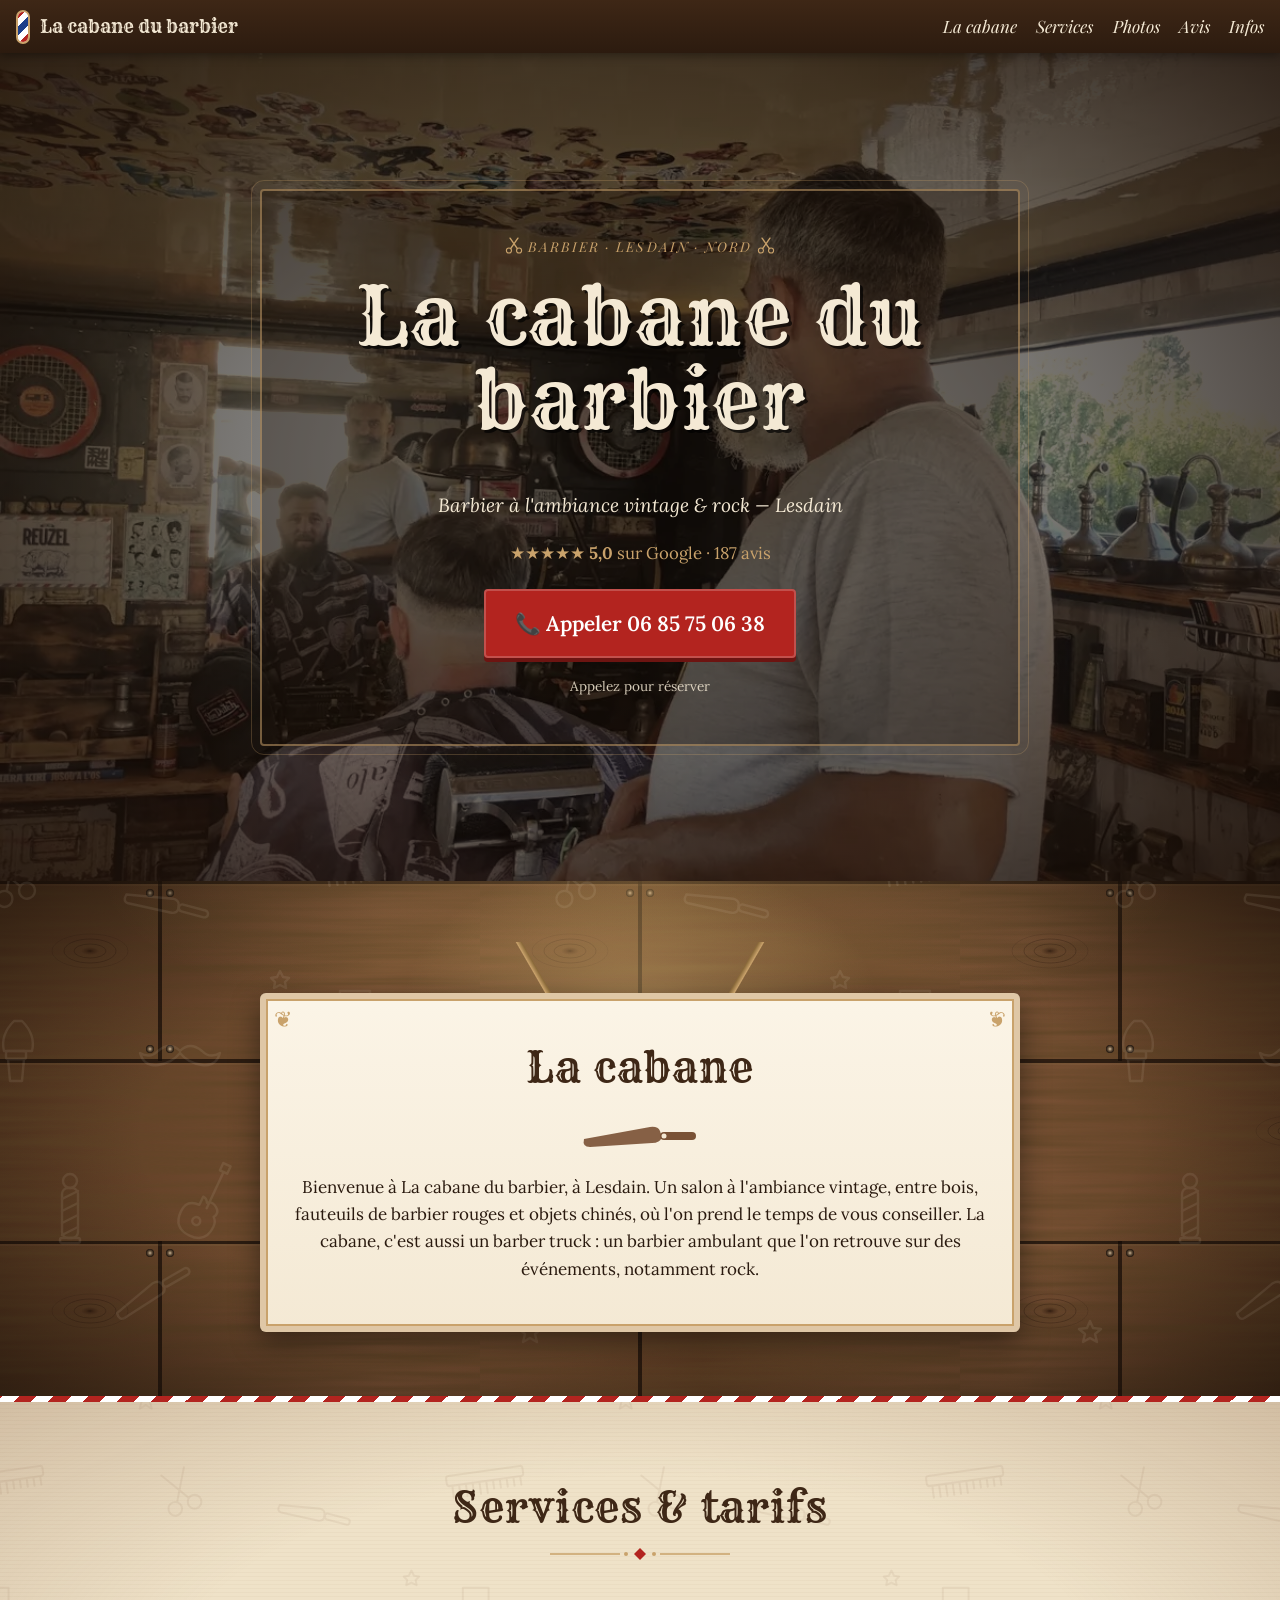
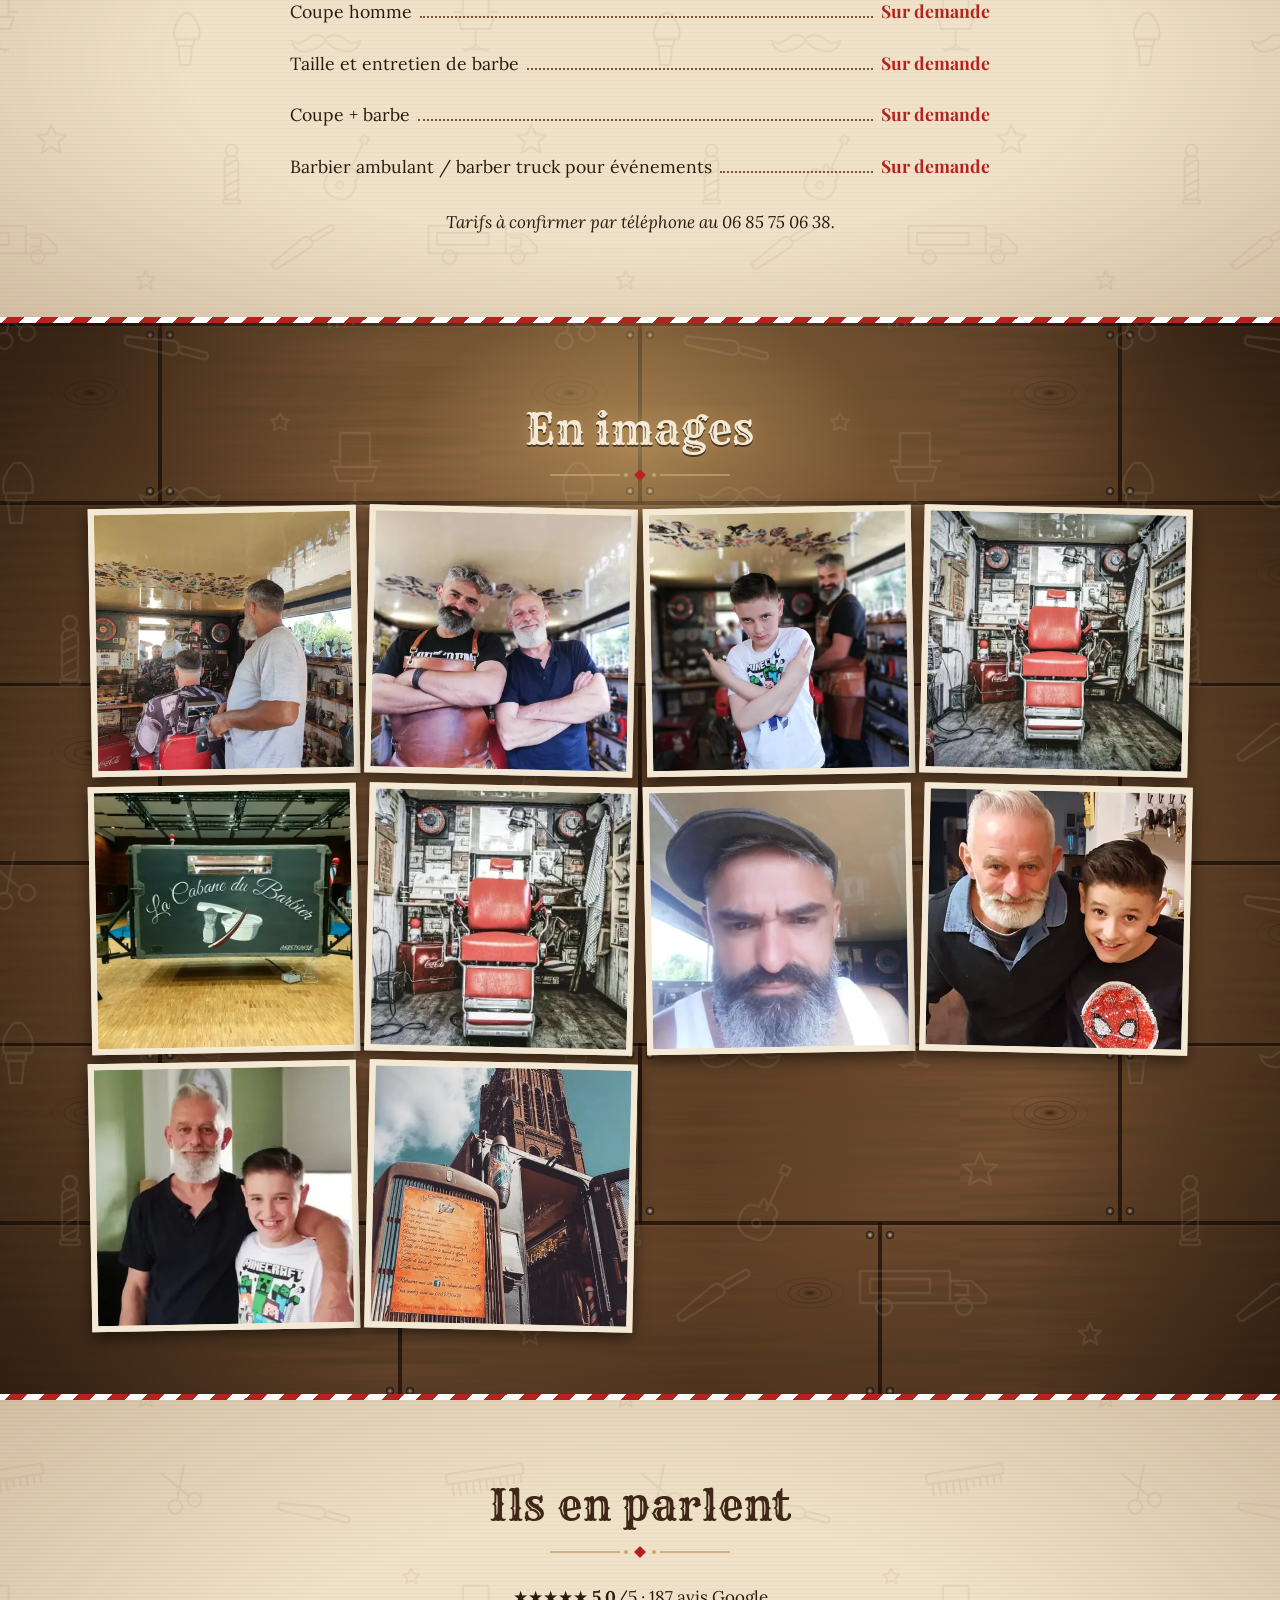
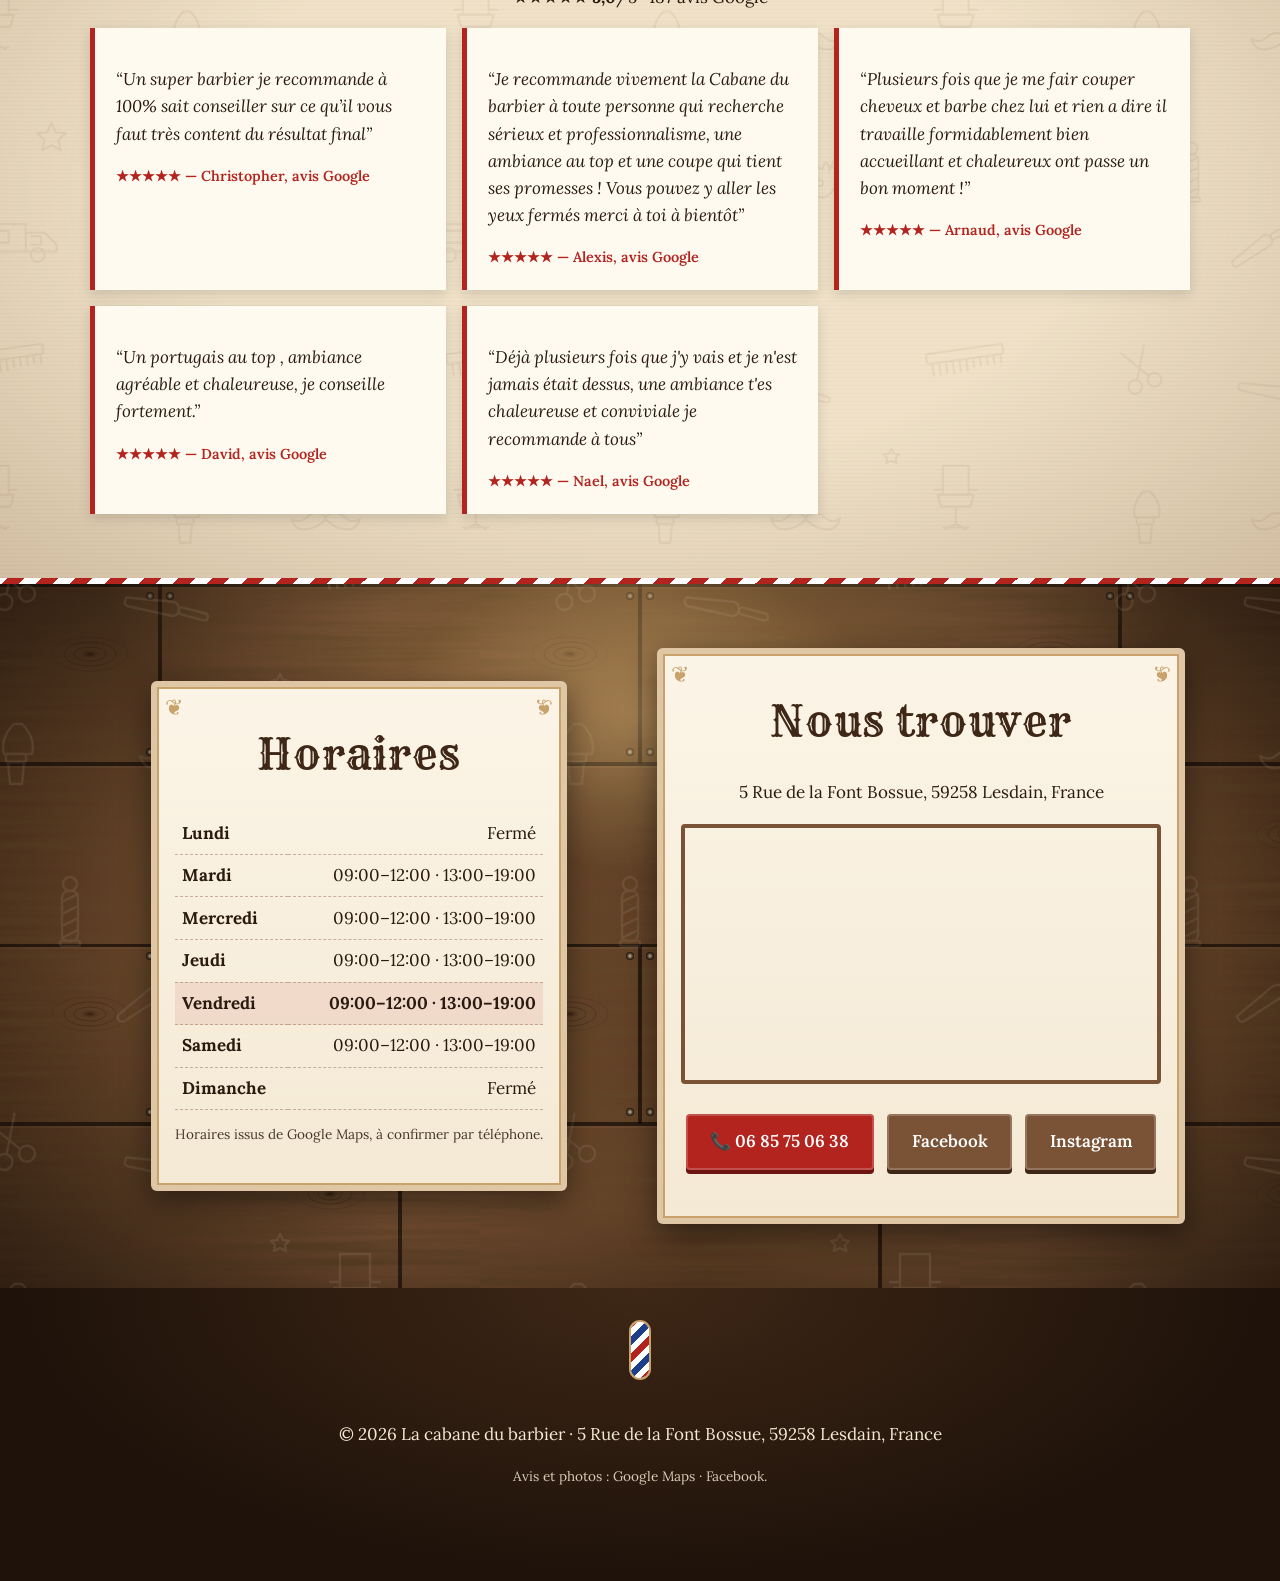
<file: index.html>
<!doctype html><html lang="fr"><head><meta charset="utf-8"><meta name="viewport" content="width=device-width,initial-scale=1">
<title>La cabane du barbier — Barbier à Lesdain (59)</title>
<meta name="description" content="La cabane du barbier, barbier à l'ambiance vintage à Lesdain (Nord). Coupe, barbe, barber truck. 5,0 sur Google. Appelez le 06 85 75 06 38 pour réserver.">
<meta property="og:title" content="La cabane du barbier — Lesdain"><meta property="og:image" content="img/salon-fauteuil-rouge.webp">
<link rel="preconnect" href="https://fonts.googleapis.com"><link href="https://fonts.googleapis.com/css2?family=Rye&family=Playfair+Display:ital,wght@0,600;0,800;1,600&family=Lora:wght@400;600&display=swap" rel="stylesheet">
<link rel="stylesheet" href="assets/style.css?v=3">
</head><body>
<svg width="0" height="0" style="position:absolute"><defs>
<symbol id="razor" viewBox="0 0 120 40"><path d="M4 22 L70 10 Q78 9 80 14 L82 20 Q80 26 72 26 L10 30 Q2 30 4 22Z" fill="currentColor" opacity=".9"/><rect x="80" y="15" width="36" height="8" rx="4" fill="currentColor"/><circle cx="84" cy="19" r="2.5" fill="#f4e9d4"/></symbol>
<symbol id="scissors" viewBox="0 0 64 64"><circle cx="14" cy="48" r="9" fill="none" stroke="currentColor" stroke-width="4"/><circle cx="50" cy="48" r="9" fill="none" stroke="currentColor" stroke-width="4"/><path d="M20 41 L46 4 M44 41 L18 4" stroke="currentColor" stroke-width="5" stroke-linecap="round"/></symbol>
</defs></svg>
<header class="top"><a href="#" class="brand"><span class="pole"><i></i></span><span data-k="nom">La cabane du barbier</span></a>
<nav><a href="#apropos">La cabane</a><a href="#services">Services</a><a href="#galerie">Photos</a><a href="#avis">Avis</a><a href="#infos">Infos</a></nav></header>
<section class="hero"><img src="img/salon-fauteuil-rouge.webp" alt="Coupe en cours dans La cabane du barbier" class="hero-bg">
<div class="hero-in"><p class="since"><svg class="ic"><use href="#scissors"/></svg> Barbier · Lesdain · Nord <svg class="ic"><use href="#scissors"/></svg></p>
<h1 data-k="nom">La cabane du barbier</h1><p class="slogan" data-k="slogan"></p>
<p class="stars">★★★★★ <b data-k="note_google">5,0</b> sur Google · <span data-k="nb_avis">187</span> avis</p>
<a class="btn call" data-tel href="tel:+33685750638">📞 Appeler <span data-k="telephone">06 85 75 06 38</span></a>
<p class="small" data-k="reservation">Appelez pour réserver</p></div></section>
<section id="apropos" class="wood"><div class="card"><h2>La cabane</h2><svg class="razor"><use href="#razor"/></svg><p data-k="apropos"></p></div></section>
<section id="services" class="paper"><h2>Services &amp; tarifs</h2><ul class="menu" id="services-list"></ul><p class="note" data-k="note_services"></p></section>
<section id="galerie" class="wood"><h2 class="light">En images</h2><div class="grid" id="gal"></div></section>
<section id="avis" class="paper"><h2>Ils en parlent</h2><p class="center">★★★★★ <b data-k="note_google">5,0</b>/5 · <span data-k="nb_avis">187</span> avis Google</p><div class="reviews" id="rev"></div></section>
<section id="infos" class="wood"><div class="two"><div class="card"><h2>Horaires</h2><table id="hours"></table><p class="small">Horaires issus de Google Maps, à confirmer par téléphone.</p></div>
<div class="card"><h2>Nous trouver</h2><p data-k="adresse"></p><iframe title="Carte" loading="lazy" src="https://www.openstreetmap.org/export/embed.html?bbox=3.2661%2C50.0950%2C3.2761%2C50.1000&amp;layer=mapnik&amp;marker=50.0975604%2C3.2711028"></iframe>
<p><a class="btn" data-tel href="tel:+33685750638">📞 <span data-k="telephone">06 85 75 06 38</span></a> <a class="btn alt" data-fb href="#" target="_blank" rel="noopener">Facebook</a> <a class="btn alt" data-ig href="#" target="_blank" rel="noopener">Instagram</a></p></div></div></section>
<footer><div class="pole big"><i></i></div><p>© <span id="y"></span> <span data-k="nom"></span> · <span data-k="adresse"></span></p><p class="small">Avis et photos : Google Maps · Facebook.</p></footer>
<a class="fab" data-tel href="tel:+33685750638" aria-label="Appeler">📞</a>
<div id="lb" class="lb" hidden><button aria-label="Fermer">✕</button><img alt=""></div>
<script src="assets/app.js?v=3"></script></body></html>
</file>
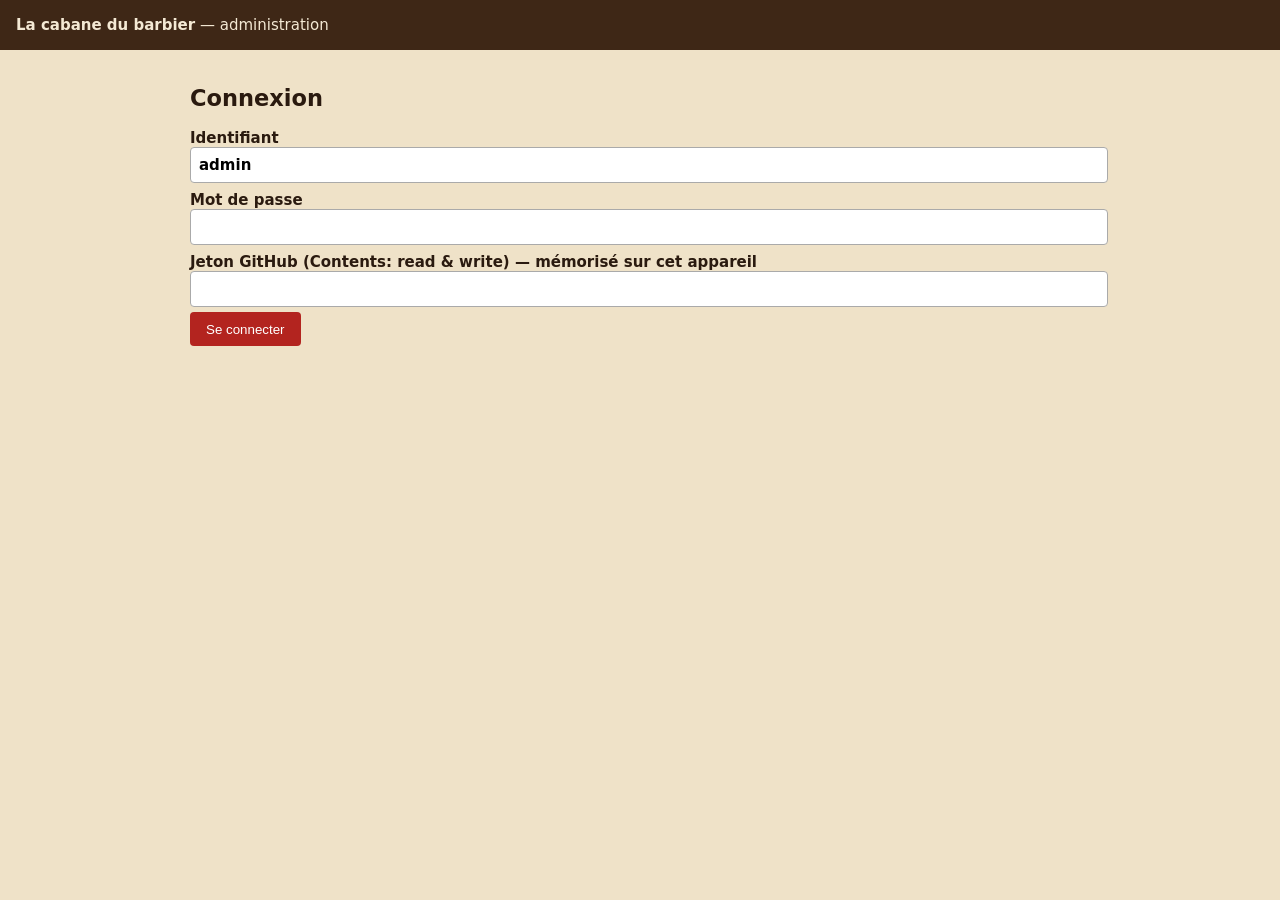
<file: admin/index.html>
<!doctype html><html lang="fr"><head><meta charset="utf-8"><meta name="viewport" content="width=device-width,initial-scale=1"><meta name="robots" content="noindex"><title>Admin — La cabane du barbier</title>
<style>body{font:15px system-ui;background:#efe2c8;margin:0;color:#2a1a0f}header{background:#3e2716;color:#f4e9d4;padding:1rem}main{max-width:900px;margin:auto;padding:1rem}fieldset{background:#fff;border:1px solid #c9a26b;border-radius:6px;margin:.8rem 0}label{display:block;font-weight:600;margin-top:.5rem}input,textarea{width:100%;padding:.5rem;border:1px solid #aaa;border-radius:4px;font:inherit}textarea{min-height:80px}button{background:#b3241f;color:#fff;border:0;padding:.6rem 1rem;border-radius:4px;margin:.3rem .3rem 0 0;cursor:pointer}.row{border-left:3px solid #c9a26b;padding-left:.6rem;margin:.6rem 0}#msg{font-weight:700}</style></head><body>
<header><b>La cabane du barbier</b> — administration</header><main>
<section id="login"><h2>Connexion</h2><label>Identifiant<input id="u" value="admin"></label><label>Mot de passe<input id="p" type="password"></label><label>Jeton GitHub (Contents: read &amp; write) — mémorisé sur cet appareil<input id="t" type="password"></label><button id="go">Se connecter</button><p id="lm"></p></section>
<section id="ed" hidden><p>Modifiez les champs puis cliquez « Publier ». Le site se met à jour en 1 à 2 minutes. Pour ajouter une photo : envoyez-la puis indiquez son chemin (img/…).</p><div id="form"></div>
<fieldset><legend>Envoyer une photo</legend><input type="file" id="file" accept="image/*"><button id="up">Envoyer dans img/</button></fieldset>
<button id="save">Publier</button> <span id="msg"></span></section></main>
<script>
const H="0371abdd9c5fa591197917a742d9f15854f950a0bfa575fa6273b3ec46e5d980",R="Sayler991/La_Cabane_du_Barbier_site",P="data/content.json",API="https://api.github.com/repos/"+R+"/contents/";
let tok,sha,data;const $=i=>document.getElementById(i);$('t').value=localStorage.cbTok||'';
async function h(s){const b=await crypto.subtle.digest('SHA-256',new TextEncoder().encode(s));return [...new Uint8Array(b)].map(x=>x.toString(16).padStart(2,'0')).join('')}
const b64=s=>btoa(unescape(encodeURIComponent(s))),unb64=s=>decodeURIComponent(escape(atob(s.replace(/\n/g,''))));
$('go').onclick=async()=>{if($('u').value!=='admin'||await h($('p').value)!==H){$('lm').textContent='Identifiants incorrects';return}
tok=$('t').value.trim();const r=await fetch(API+P,{headers:{Authorization:'Bearer '+tok}});if(!r.ok){$('lm').textContent='Jeton GitHub refusé ('+r.status+')';return}
localStorage.cbTok=tok;const j=await r.json();sha=j.sha;data=JSON.parse(unb64(j.content));$('login').hidden=true;$('ed').hidden=false;render()};
function field(obj,k,path,box){const v=obj[k];if(Array.isArray(v)){const fs=document.createElement('fieldset');fs.innerHTML='<legend>'+k+'</legend>';v.forEach((it,i)=>{const d=document.createElement('div');d.className='row';
Object.keys(it).forEach(kk=>field(it,kk,null,d));const del=document.createElement('button');del.textContent='Supprimer';del.onclick=()=>{v.splice(i,1);render()};d.append(del);fs.append(d)});
const add=document.createElement('button');add.textContent='+ Ajouter';add.onclick=()=>{const n={};Object.keys(v[0]||{nom:''}).forEach(x=>n[x]='');v.push(n);render()};fs.append(add);box.append(fs);return}
const l=document.createElement('label');l.textContent=k;const e=document.createElement(String(v).length>80?'textarea':'input');e.value=v;e.oninput=()=>obj[k]=e.value;l.append(e);box.append(l)}
function render(){const f=$('form');f.innerHTML='';const g=document.createElement('fieldset');g.innerHTML='<legend>Général</legend>';f.append(g);Object.keys(data).forEach(k=>field(data,k,null,Array.isArray(data[k])?f:g))}
async function put(path,content,s,msg){const r=await fetch(API+path,{method:'PUT',headers:{Authorization:'Bearer '+tok,'Content-Type':'application/json'},body:JSON.stringify({message:msg,content,sha:s||undefined})});if(!r.ok)throw new Error(r.status);return r.json()}
$('save').onclick=async()=>{$('msg').textContent='Publication…';try{const j=await put(P,b64(JSON.stringify(data,null,2)),sha,'Mise à jour du contenu via admin');sha=j.content.sha;$('msg').textContent='✔ Publié'}catch(e){$('msg').textContent='Erreur '+e.message}};
$('up').onclick=()=>{const f=$('file').files[0];if(!f)return;const rd=new FileReader();rd.onload=async()=>{const name='img/'+Date.now()+'-'+f.name.replace(/[^a-z0-9.]/gi,'_');try{await put(name,rd.result.split(',')[1],null,'Ajout photo');data.galerie.push({src:name,alt:''});render();$('msg').textContent='Photo envoyée : '+name+' (pensez à Publier)'}catch(e){$('msg').textContent='Erreur '+e.message}};rd.readAsDataURL(f)};
</script></body></html>
</file>
<file: assets/style.css>
:root{--wood1:#5a3a22;--wood2:#3e2716;--wood3:#7a5235;--cream:#f4e9d4;--paper:#efe2c8;--red:#b3241f;--ink:#2a1a0f;--gold:#c9a26b}
*{box-sizing:border-box}html{scroll-behavior:smooth}body{margin:0;font:17px/1.6 Lora,Georgia,serif;color:var(--ink);background:var(--paper)}
h1,h2{font-family:Rye,'Playfair Display',serif;font-weight:400;letter-spacing:.02em;margin:.2em 0 .6em}h2{font-size:clamp(1.8rem,5vw,2.6rem);text-align:center;color:var(--wood2)}h2.light,.wood h2{color:var(--cream)}
.card h2{color:var(--wood2)}
.top{position:sticky;top:0;z-index:20;display:flex;justify-content:space-between;align-items:center;gap:1rem;padding:.6rem 1rem;background:linear-gradient(var(--wood2),#2c1b0f);color:var(--cream);box-shadow:0 2px 10px #0006}
.brand{display:flex;gap:.6rem;align-items:center;color:var(--cream);text-decoration:none;font-family:Rye,serif;font-size:1.1rem}
nav{display:none;gap:1.2rem}nav a{color:var(--cream);text-decoration:none;font-family:'Playfair Display';font-style:italic}nav a:hover{color:var(--gold)}
@media(min-width:800px){nav{display:flex}}
.pole{width:14px;height:34px;border-radius:7px;border:2px solid var(--gold);overflow:hidden;display:inline-block;background:#fff;position:relative}
.pole i{position:absolute;inset:-40px 0 0;background:repeating-linear-gradient(-45deg,var(--red) 0 6px,#fff 6px 12px,#1d3f8a 12px 18px,#fff 18px 24px);animation:pole 1.4s linear infinite}
.pole.big{width:22px;height:60px;border-radius:11px;margin:0 auto 1rem}@keyframes pole{to{transform:translateY(34px)}}
@media(prefers-reduced-motion:reduce){.pole i{animation:none}}
.hero{position:relative;min-height:92vh;display:grid;place-items:center;text-align:center;color:var(--cream);overflow:hidden}
.hero-bg{position:absolute;inset:0;width:100%;height:100%;object-fit:cover;filter:sepia(.25) brightness(.55)}
.hero:after{content:"";position:absolute;inset:0;background:radial-gradient(ellipse at center,transparent 30%,#1c0f07cc 100%)}
.hero-in{position:relative;z-index:2;padding:2rem 1.2rem;max-width:760px}.hero h1{font-size:clamp(2.4rem,9vw,5rem);line-height:1.05;text-shadow:3px 3px 0 #000a}
.since{font-family:'Playfair Display';font-style:italic;letter-spacing:.15em;text-transform:uppercase;font-size:.85rem;color:var(--gold)}.ic{width:18px;height:18px;vertical-align:-3px;color:var(--gold)}
.slogan{font-size:1.2rem;font-style:italic}.stars{color:var(--gold);font-size:1.05rem}
.btn{display:inline-block;background:var(--red);color:#fff;text-decoration:none;padding:.8rem 1.4rem;border-radius:4px;font-weight:600;border:2px solid #fff3;box-shadow:0 4px 0 #6d1411;margin:.3rem}
.btn.call{font-size:1.3rem;padding:1rem 1.8rem}.btn:active{transform:translateY(3px);box-shadow:0 1px 0 #6d1411}.btn.alt{background:var(--wood3);box-shadow:0 4px 0 var(--wood2)}
.small{font-size:.85rem;opacity:.85}.center{text-align:center}
section{padding:4rem 1.2rem}
.wood{background:repeating-linear-gradient(90deg,transparent 0 118px,#0000004d 118px 121px),repeating-linear-gradient(0deg,#ffffff08 0 2px,transparent 2px 7px),linear-gradient(90deg,var(--wood1),var(--wood3) 30%,var(--wood1) 55%,var(--wood3) 80%,var(--wood1));color:var(--cream)}
.paper{background:radial-gradient(#0000 60%,#7a523522),var(--paper);border-top:6px solid;border-bottom:6px solid;border-image:repeating-linear-gradient(-45deg,var(--red) 0 12px,#fff 12px 24px) 6}
.card{background:var(--cream);color:var(--ink);max-width:760px;margin:auto;padding:2rem 1.5rem;border-radius:6px;box-shadow:0 10px 30px #0007,inset 0 0 0 6px #fff6,inset 0 0 0 8px var(--gold);text-align:center}
.razor{width:120px;height:40px;color:var(--wood3);display:block;margin:-.5rem auto 1rem}
.menu{list-style:none;max-width:700px;margin:0 auto;padding:0}.menu li{display:flex;align-items:baseline;gap:.5rem;padding:.7rem 0;font-size:1.1rem}.menu i{flex:1;border-bottom:2px dotted var(--wood3)}.menu b{color:var(--red);font-family:'Playfair Display'}
.note{text-align:center;font-style:italic}
.grid{display:grid;grid-template-columns:repeat(2,1fr);gap:.6rem;max-width:1100px;margin:auto}@media(min-width:800px){.grid{grid-template-columns:repeat(4,1fr)}}
.ph{padding:0;border:6px solid var(--cream);background:var(--cream);cursor:zoom-in;aspect-ratio:1;overflow:hidden;box-shadow:0 6px 16px #0008;transform:rotate(-1deg);transition:.25s}.ph:nth-child(even){transform:rotate(1.2deg)}.ph:hover{transform:scale(1.04) rotate(0)}
.ph img{width:100%;height:100%;object-fit:cover;display:block}
.lb{position:fixed;inset:0;z-index:50;background:#000e;display:grid;place-items:center}.lb[hidden]{display:none}.lb img{max-width:94vw;max-height:88vh;border:6px solid var(--cream)}.lb button{position:absolute;top:1rem;right:1rem;font-size:1.6rem;background:none;color:#fff;border:0}
.reviews{display:grid;gap:1rem;max-width:1100px;margin:auto}@media(min-width:800px){.reviews{grid-template-columns:repeat(3,1fr)}}
blockquote{margin:0;background:#fffaf0;padding:1.3rem;border-left:5px solid var(--red);box-shadow:0 4px 12px #0002;font-style:italic}cite{display:block;margin-top:.6rem;font-style:normal;color:var(--red);font-weight:600;font-size:.9rem}
.two{display:grid;gap:1.5rem;max-width:1100px;margin:auto}@media(min-width:800px){.two{grid-template-columns:1fr 1fr}}
table{width:100%;border-collapse:collapse}th,td{padding:.45rem;border-bottom:1px dashed #7a523566;text-align:left}td{text-align:right}tr.today{background:#b3241f18;font-weight:700}
iframe{width:100%;height:260px;border:4px solid var(--wood3);border-radius:4px}
footer{background:#1e120a;color:var(--cream);text-align:center;padding:2rem 1rem 5rem}
.fab{position:fixed;right:16px;bottom:16px;width:60px;height:60px;border-radius:50%;background:var(--red);display:grid;place-items:center;font-size:1.6rem;text-decoration:none;box-shadow:0 6px 18px #000a;z-index:30;border:3px solid #fff}
@media(min-width:800px){.fab{display:none}}
/* === v2 : fonds enrichis === */
.wood{position:relative;isolation:isolate;background:radial-gradient(ellipse 60% 45% at 50% 0,#ffc97a40,transparent 70%),radial-gradient(ellipse at center,transparent 55%,#120a0599 100%),url(wood.svg?v=3) 0 0/480px 360px,linear-gradient(90deg,var(--wood1),var(--wood3) 30%,var(--wood1) 55%,var(--wood3) 80%,var(--wood1));overflow:hidden}
.wood:before{content:"";position:absolute;inset:-60px;z-index:-1;background:url(motifs.svg?v=3) 0 0/560px;opacity:.09;animation:drift 90s linear infinite}
@keyframes drift{to{background-position:560px 560px}}
.wood:after{content:"";position:absolute;left:50%;top:-40px;width:520px;height:340px;transform:translateX(-50%);z-index:-1;background:radial-gradient(#ffd99055,transparent 65%);animation:lamp 6s ease-in-out infinite alternate;pointer-events:none}
@keyframes lamp{from{opacity:.65}to{opacity:1}}
@media(prefers-reduced-motion:reduce){.wood:before,.wood:after{animation:none}}
.paper{position:relative;isolation:isolate;overflow:hidden;background:radial-gradient(ellipse at center,transparent 50%,#7a523540 100%),repeating-linear-gradient(0deg,#7a52350a 0 1px,transparent 1px 4px),var(--paper)}
.paper:before{content:"";position:absolute;inset:0;z-index:-1;background:url(motifs.svg?v=3) 120px 40px/480px;filter:invert(.75) sepia(1) saturate(2) hue-rotate(-20deg);opacity:.08}
.card{position:relative;background:linear-gradient(#fffaf0aa,#f4e9d4),var(--cream)}
.card:before,.card:after{content:"❦";position:absolute;top:8px;left:14px;color:var(--gold);font-size:1.4rem}.card:after{left:auto;right:14px;transform:scaleX(-1)}
#apropos .card{margin-top:3rem}
#apropos .card>h2:before{content:"";position:absolute;top:-3.2rem;left:22%;right:22%;height:3.2rem;background:linear-gradient(60deg,transparent 48.5%,#c9a26b 49%,#8a6a3a 51%,transparent 51.5%) left/50% 100% no-repeat,linear-gradient(-60deg,transparent 48.5%,#c9a26b 49%,#8a6a3a 51%,transparent 51.5%) right/50% 100% no-repeat}
#apropos .card{transform-origin:50% -3rem;animation:swing 7s ease-in-out infinite alternate}@keyframes swing{from{transform:rotate(-.6deg)}to{transform:rotate(.6deg)}}
@media(prefers-reduced-motion:reduce){#apropos .card{animation:none}}
.wood h2.light,.wood>h2{text-shadow:0 2px 0 #0008,0 0 18px #ffc97a55}
section>h2:after{content:"";display:block;width:180px;height:14px;margin:.4rem auto 0;background:url("data:image/svg+xml,%3Csvg xmlns='http://www.w3.org/2000/svg' viewBox='0 0 180 14'%3E%3Cpath d='M0 7h70M110 7h70' stroke='%23c9a26b' stroke-width='1.5'/%3E%3Cpath d='M90 1l6 6-6 6-6-6z' fill='%23b3241f'/%3E%3Ccircle cx='76' cy='7' r='2' fill='%23c9a26b'/%3E%3Ccircle cx='104' cy='7' r='2' fill='%23c9a26b'/%3E%3C/svg%3E") center/contain no-repeat}
.hero-in{border:2px solid #c9a26b88;outline:1px solid #c9a26b44;outline-offset:8px;background:#1c0f0755;border-radius:4px}
footer{background:radial-gradient(ellipse at top,#3e2716,#1e120a 70%)}
</file>
